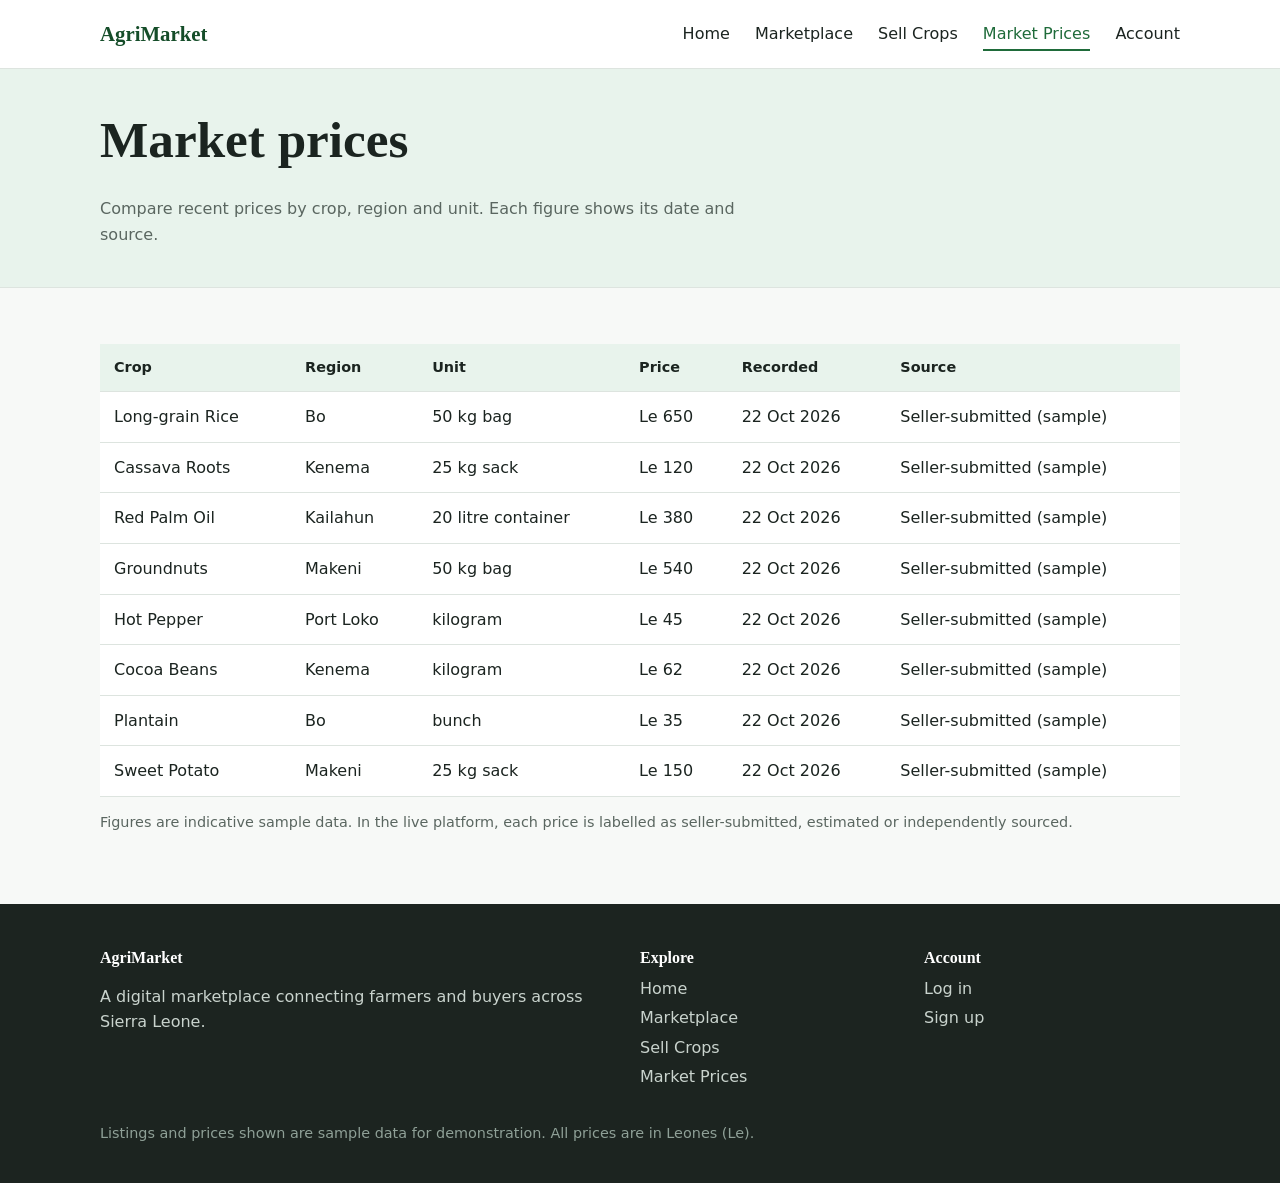
<file: prices.html>
<!DOCTYPE html>
<html lang="en">
<head>
    <meta charset="utf-8">
    <meta name="viewport" content="width=device-width, initial-scale=1">
    <title>Market Prices | AgriMarket</title>
    <link rel="stylesheet" href="style.css">
</head>
<body>

<header class="site">
    <div class="wrap">
        <a class="brand" href="index.html">AgriMarket</a>

        <nav aria-label="Main">
            <a href="index.html">Home</a>
            <a href="marketplace.html">Marketplace</a>
            <a href="sell.html">Sell Crops</a>
            <a href="prices.html" aria-current="page">Market Prices</a>
            <a href="account.html">Account</a>
        </nav>
    </div>
</header>

<main>
    <div class="page-title">
        <div class="wrap">
            <h1>Market prices</h1>
            <p>Compare recent prices by crop, region and unit. Each figure shows its date and source.</p>
        </div>
    </div>

    <section>
        <div class="wrap">
            <div class="tw">
                <table>
                    <thead>
                        <tr>
                            <th>Crop</th>
                            <th>Region</th>
                            <th>Unit</th>
                            <th>Price</th>
                            <th>Recorded</th>
                            <th>Source</th>
                        </tr>
                    </thead>

                    <tbody>
                        <tr>
                            <td>Long-grain Rice</td>
                            <td>Bo</td>
                            <td>50 kg bag</td>
                            <td>Le 650</td>
                            <td>22 Oct 2026</td>
                            <td>Seller-submitted (sample)</td>
                        </tr>

                        <tr>
                            <td>Cassava Roots</td>
                            <td>Kenema</td>
                            <td>25 kg sack</td>
                            <td>Le 120</td>
                            <td>22 Oct 2026</td>
                            <td>Seller-submitted (sample)</td>
                        </tr>

                        <tr>
                            <td>Red Palm Oil</td>
                            <td>Kailahun</td>
                            <td>20 litre container</td>
                            <td>Le 380</td>
                            <td>22 Oct 2026</td>
                            <td>Seller-submitted (sample)</td>
                        </tr>

                        <tr>
                            <td>Groundnuts</td>
                            <td>Makeni</td>
                            <td>50 kg bag</td>
                            <td>Le 540</td>
                            <td>22 Oct 2026</td>
                            <td>Seller-submitted (sample)</td>
                        </tr>

                        <tr>
                            <td>Hot Pepper</td>
                            <td>Port Loko</td>
                            <td>kilogram</td>
                            <td>Le 45</td>
                            <td>22 Oct 2026</td>
                            <td>Seller-submitted (sample)</td>
                        </tr>

                        <tr>
                            <td>Cocoa Beans</td>
                            <td>Kenema</td>
                            <td>kilogram</td>
                            <td>Le 62</td>
                            <td>22 Oct 2026</td>
                            <td>Seller-submitted (sample)</td>
                        </tr>

                        <tr>
                            <td>Plantain</td>
                            <td>Bo</td>
                            <td>bunch</td>
                            <td>Le 35</td>
                            <td>22 Oct 2026</td>
                            <td>Seller-submitted (sample)</td>
                        </tr>

                        <tr>
                            <td>Sweet Potato</td>
                            <td>Makeni</td>
                            <td>25 kg sack</td>
                            <td>Le 150</td>
                            <td>22 Oct 2026</td>
                            <td>Seller-submitted (sample)</td>
                        </tr>
                    </tbody>
                </table>
            </div>

            <p class="note" style="margin-top:14px">
                Figures are indicative sample data. In the live platform, each price is labelled as seller-submitted, estimated or independently sourced.
            </p>
        </div>
    </section>
</main>

<footer class="site">
    <div class="wrap">
        <div class="cols">

            <div>
                <h3>AgriMarket</h3>
                <p>A digital marketplace connecting farmers and buyers across Sierra Leone.</p>
            </div>

            <div>
                <h3>Explore</h3>
                <a href="index.html">Home</a>
                <a href="marketplace.html">Marketplace</a>
                <a href="sell.html">Sell Crops</a>
                <a href="prices.html">Market Prices</a>
            </div>

            <div>
                <h3>Account</h3>
                <a href="account.html#login">Log in</a>
                <a href="account.html#signup">Sign up</a>
            </div>

        </div>

        <p class="note" style="color:#8fa097;margin-top:28px">
            Listings and prices shown are sample data for demonstration. All prices are in Leones (Le).
        </p>
    </div>
</footer>

</body>
</html>
</file>
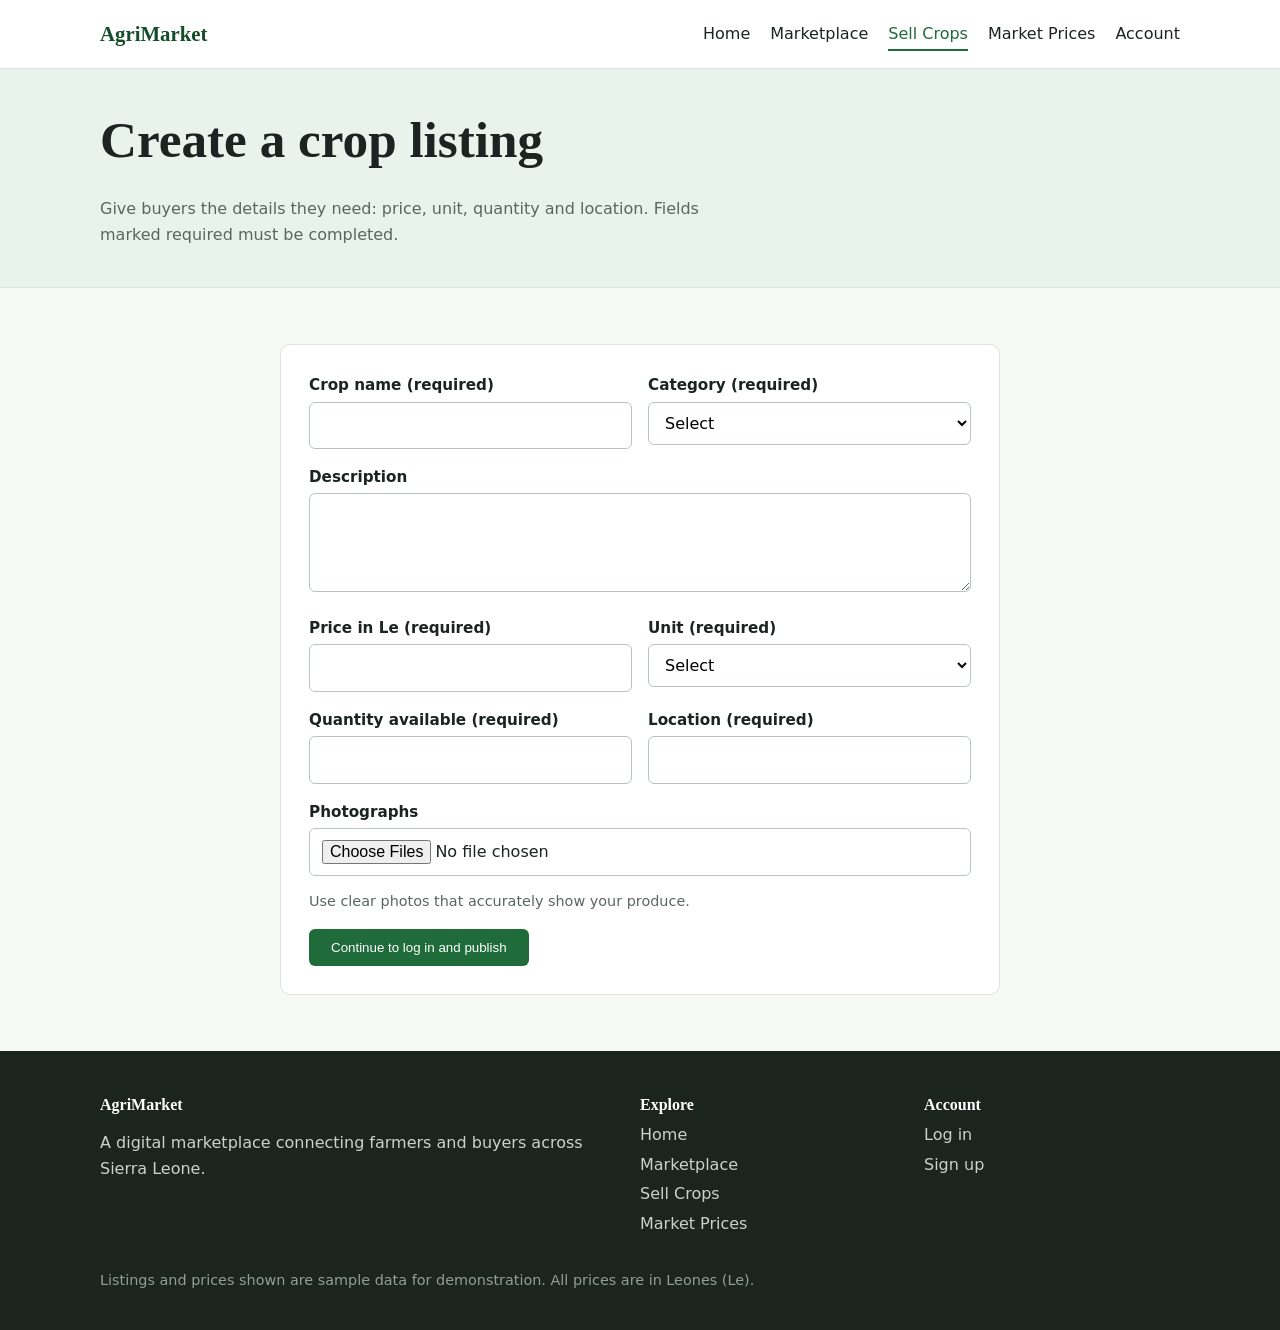
<file: sell.html>
<!doctype html><html lang="en"><head><meta charset="utf-8"><meta name="viewport" content="width=device-width,initial-scale=1"><title>Sell Crops | AgriMarket</title><link rel="stylesheet" href="style.css"></head><body><header class="site"><div class="wrap"><a class="brand" href="index.html">AgriMarket</a><nav aria-label="Main"><a href="index.html">Home</a><a href="marketplace.html">Marketplace</a><a href="sell.html" aria-current="page">Sell Crops</a><a href="prices.html">Market Prices</a><a href="account.html">Account</a></nav></div></header><main><div class="page-title"><div class="wrap"><h1>Create a crop listing</h1><p>Give buyers the details they need: price, unit, quantity and location. Fields marked required must be completed.</p></div></div>
<section><div class="wrap" style="max-width:760px"><form class="panel" action="account.html#login" method="get"><div class="two"><div class="f"><label for="cn">Crop name (required)</label><input id="cn" name="cn" required></div><div class="f"><label for="cc">Category (required)</label><select id="cc" name="cc" required><option value="">Select</option><option>Cereals</option><option>Roots and Tubers</option><option>Vegetables</option><option>Legumes</option><option>Cash Crops</option><option>Oils</option></select></div></div>
<div class="f"><label for="cd">Description</label><textarea id="cd" name="cd" rows="3"></textarea></div>
<div class="two"><div class="f"><label for="cp">Price in Le (required)</label><input id="cp" name="cp" type="number" min="1" step="any" required></div><div class="f"><label for="cu">Unit (required)</label><select id="cu" name="cu" required><option value="">Select</option><option>Kilogram</option><option>25 kg sack</option><option>50 kg bag</option><option>Tonne</option><option>Bunch</option></select></div></div>
<div class="two"><div class="f"><label for="cq">Quantity available (required)</label><input id="cq" name="cq" type="number" min="1" required></div><div class="f"><label for="cl">Location (required)</label><input id="cl" name="cl" required></div></div>
<div class="f"><label for="ci">Photographs</label><input id="ci" name="ci" type="file" accept="image/*" multiple><p class="note">Use clear photos that accurately show your produce.</p></div>
<button class="btn" type="submit">Continue to log in and publish</button></form></div></section></main><footer class="site"><div class="wrap"><div class="cols"><div><h3>AgriMarket</h3><p>A digital marketplace connecting farmers and buyers across Sierra Leone.</p></div><div><h3>Explore</h3><a href="index.html">Home</a><a href="marketplace.html">Marketplace</a><a href="sell.html">Sell Crops</a><a href="prices.html">Market Prices</a></div><div><h3>Account</h3><a href="account.html#login">Log in</a><a href="account.html#signup">Sign up</a></div></div><p class="note" style="color:#8fa097;margin-top:28px">Listings and prices shown are sample data for demonstration. All prices are in Leones (Le).</p></div></footer></body></html>
</file>
<file: style.css>
:root{--g:#1f6b3a;--gd:#154d29;--gl:#e8f3ec;--ink:#1b2420;--mut:#5a6660;--line:#dde4df;--bg:#f7f9f7;--w:#fff}
*{box-sizing:border-box}body{margin:0;font:16px/1.6 "Segoe UI",system-ui,Arial,sans-serif;color:var(--ink);background:var(--bg)}
h1,h2,h3{font-family:Georgia,"Times New Roman",serif;line-height:1.2;margin:0 0 .5em}h1{font-size:clamp(2rem,5vw,3.2rem)}h2{font-size:1.8rem}h3{font-size:1.15rem}
a{color:var(--g)}img{max-width:100%}.wrap{max-width:1120px;margin:0 auto;padding:0 20px}section{padding:56px 0}.alt{background:var(--w)}
header.site{background:var(--w);border-bottom:1px solid var(--line);position:sticky;top:0;z-index:10}
header .wrap{display:flex;align-items:center;justify-content:space-between;min-height:68px;gap:16px;flex-wrap:wrap}
.brand{font:700 1.3rem Georgia,serif;color:var(--gd);text-decoration:none}nav a{margin-left:20px;text-decoration:none;color:var(--ink);font-weight:500;padding:6px 0}
nav a[aria-current]{color:var(--g);border-bottom:2px solid var(--g)}
.btn{display:inline-block;background:var(--g);color:#fff;border:0;border-radius:6px;padding:11px 22px;font:600 1rem inherit;text-decoration:none;cursor:pointer}
.btn:hover{background:var(--gd)}.btn.o{background:transparent;color:var(--g);border:1.5px solid var(--g)}.btn.o:hover{background:var(--gl)}.btn.w{background:#fff;color:var(--gd)}
:focus-visible{outline:3px solid #f0b429;outline-offset:2px}
.hero{background:linear-gradient(rgba(14,50,27,.78),rgba(14,50,27,.78)),url(images/hero.jpg) center/cover,var(--gd);color:#fff;padding:96px 0}
.hero p{max-width:560px;font-size:1.15rem}.hero .row{display:flex;gap:12px;flex-wrap:wrap;margin-top:24px}
.page-title{background:var(--gl);padding:40px 0;border-bottom:1px solid var(--line)}.page-title p{margin:0;color:var(--mut);max-width:640px}
.grid{display:grid;gap:22px;grid-template-columns:repeat(auto-fill,minmax(240px,1fr))}
.card{background:var(--w);border:1px solid var(--line);border-radius:10px;overflow:hidden;display:flex;flex-direction:column}
.ph{background-size:cover;background-position:center;position:relative;aspect-ratio:4/3;background:linear-gradient(135deg,#cfe4d6,#9fc4ab);display:grid;place-items:center;color:var(--gd);font-weight:600}
.card .b{padding:16px;display:flex;flex-direction:column;gap:6px;flex:1}
.price{font-size:1.25rem;font-weight:700;color:var(--gd)}.price small{font-weight:400;color:var(--mut);font-size:.9rem}.meta{color:var(--mut);font-size:.92rem}.card .btn{margin-top:auto;text-align:center}
.cats{display:grid;gap:14px;grid-template-columns:repeat(auto-fit,minmax(150px,1fr))}.cats a{background:var(--w);border:1px solid var(--line);border-radius:8px;padding:18px;text-align:center;text-decoration:none;font-weight:600;color:var(--ink)}.cats a:hover{border-color:var(--g);background:var(--gl)}
.steps{counter-reset:s;display:grid;gap:22px;grid-template-columns:repeat(auto-fit,minmax(220px,1fr))}.steps div{counter-increment:s}.steps div:before{content:counter(s);display:grid;place-items:center;width:38px;height:38px;border-radius:50%;background:var(--g);color:#fff;font-weight:700;margin-bottom:10px}
.cta{background:var(--g);color:#fff;border-radius:12px;padding:40px;display:flex;justify-content:space-between;align-items:center;gap:20px;flex-wrap:wrap}.cta h2{margin:0}

label{display:block;font-weight:600;margin-bottom:4px;font-size:.95rem}input,select,textarea{width:100%;padding:10px 12px;border:1px solid #b8c4bc;border-radius:6px;font:inherit;background:#fff}
.f{margin-bottom:16px}.two{display:grid;gap:16px;grid-template-columns:1fr 1fr}.err{color:#a61b1b;font-size:.88rem;min-height:1.1em;margin:3px 0 0}
.panel{background:var(--w);border:1px solid var(--line);border-radius:10px;padding:28px}.ok{background:var(--gl);border:1px solid var(--g);padding:14px;border-radius:8px;margin-top:16px}
.note{color:var(--mut);font-size:.9rem}.empty{padding:40px;text-align:center;color:var(--mut)}
.tw{overflow-x:auto}table{width:100%;border-collapse:collapse;background:#fff}th,td{padding:12px 14px;text-align:left;border-bottom:1px solid var(--line);white-space:nowrap}th{background:var(--gl);font-size:.9rem}
.auth{display:grid;grid-template-columns:1fr 1fr;border-radius:12px;overflow:hidden;border:1px solid var(--line)}.auth .side{background:linear-gradient(rgba(14,50,27,.8),rgba(14,50,27,.8)),url(images/farmer-market.jpg) center/cover,var(--gd);color:#fff;padding:40px;display:flex;flex-direction:column;justify-content:flex-end}.auth .panel{border:0;border-radius:0}
.stats{display:grid;gap:16px;grid-template-columns:repeat(auto-fit,minmax(180px,1fr));margin-bottom:24px}.stat{background:#fff;border:1px solid var(--line);border-radius:10px;padding:18px}.stat b{display:block;font:700 1.8rem Georgia,serif;color:var(--gd)}
footer.site{background:#1c2420;color:#c9d3cd;padding:44px 0 24px}footer .cols{display:grid;gap:28px;grid-template-columns:2fr 1fr 1fr}footer a{color:#c9d3cd;display:block;text-decoration:none;margin:4px 0}footer h3{color:#fff;font-size:1rem}
@media(max-width:760px){.bar,.two,.auth,footer .cols{grid-template-columns:1fr}nav a{margin:0 14px 0 0}.hero{padding:64px 0}}

.ph span{background:rgba(255,255,255,.85);padding:2px 10px;border-radius:4px;font-size:.9rem}
.chips{display:flex;flex-wrap:wrap;gap:8px;margin-bottom:24px}.chips input{position:absolute;opacity:0}.chips label{margin:0;padding:8px 16px;border:1px solid var(--line);border-radius:999px;background:#fff;cursor:pointer;font-weight:500}.chips input:checked+label{background:var(--g);color:#fff;border-color:var(--g)}.chips input:focus-visible+label{outline:3px solid #f0b429;outline-offset:2px}
.market:has(#c-cash-crops:checked) .card:not([data-c="cash-crops"]){display:none}
.market:has(#c-cereals:checked) .card:not([data-c="cereals"]){display:none}
.market:has(#c-fruit:checked) .card:not([data-c="fruit"]){display:none}
.market:has(#c-legumes:checked) .card:not([data-c="legumes"]){display:none}
.market:has(#c-oils:checked) .card:not([data-c="oils"]){display:none}
.market:has(#c-roots-and-tubers:checked) .card:not([data-c="roots-and-tubers"]){display:none}
.market:has(#c-vegetables:checked) .card:not([data-c="vegetables"]){display:none}
.modal{display:none;position:fixed;inset:0;z-index:50;place-items:center;padding:16px}.modal:target{display:grid}.modal .x{position:absolute;inset:0;background:rgba(0,0,0,.55)}.modal .box{position:relative;background:#fff;border-radius:12px;max-width:640px;width:100%;max-height:92vh;overflow:auto}.modal .ph{aspect-ratio:16/8}.modal .b{padding:24px}
.tabs{display:flex;gap:8px;margin-bottom:20px}.tabs a{flex:1;text-align:center;padding:10px;border:1px solid var(--line);border-radius:6px;font-weight:600;text-decoration:none;color:var(--ink);background:#fff}
.acct #signup{display:none}.acct:has(#signup:target) #signup{display:block}.acct:has(#signup:target) #login{display:none}
.acct .t-login{background:var(--g);color:#fff;border-color:var(--g)}.acct:has(#signup:target) .t-login{background:#fff;color:var(--ink);border-color:var(--line)}.acct:has(#signup:target) .t-signup{background:var(--g);color:#fff;border-color:var(--g)}
</file>
